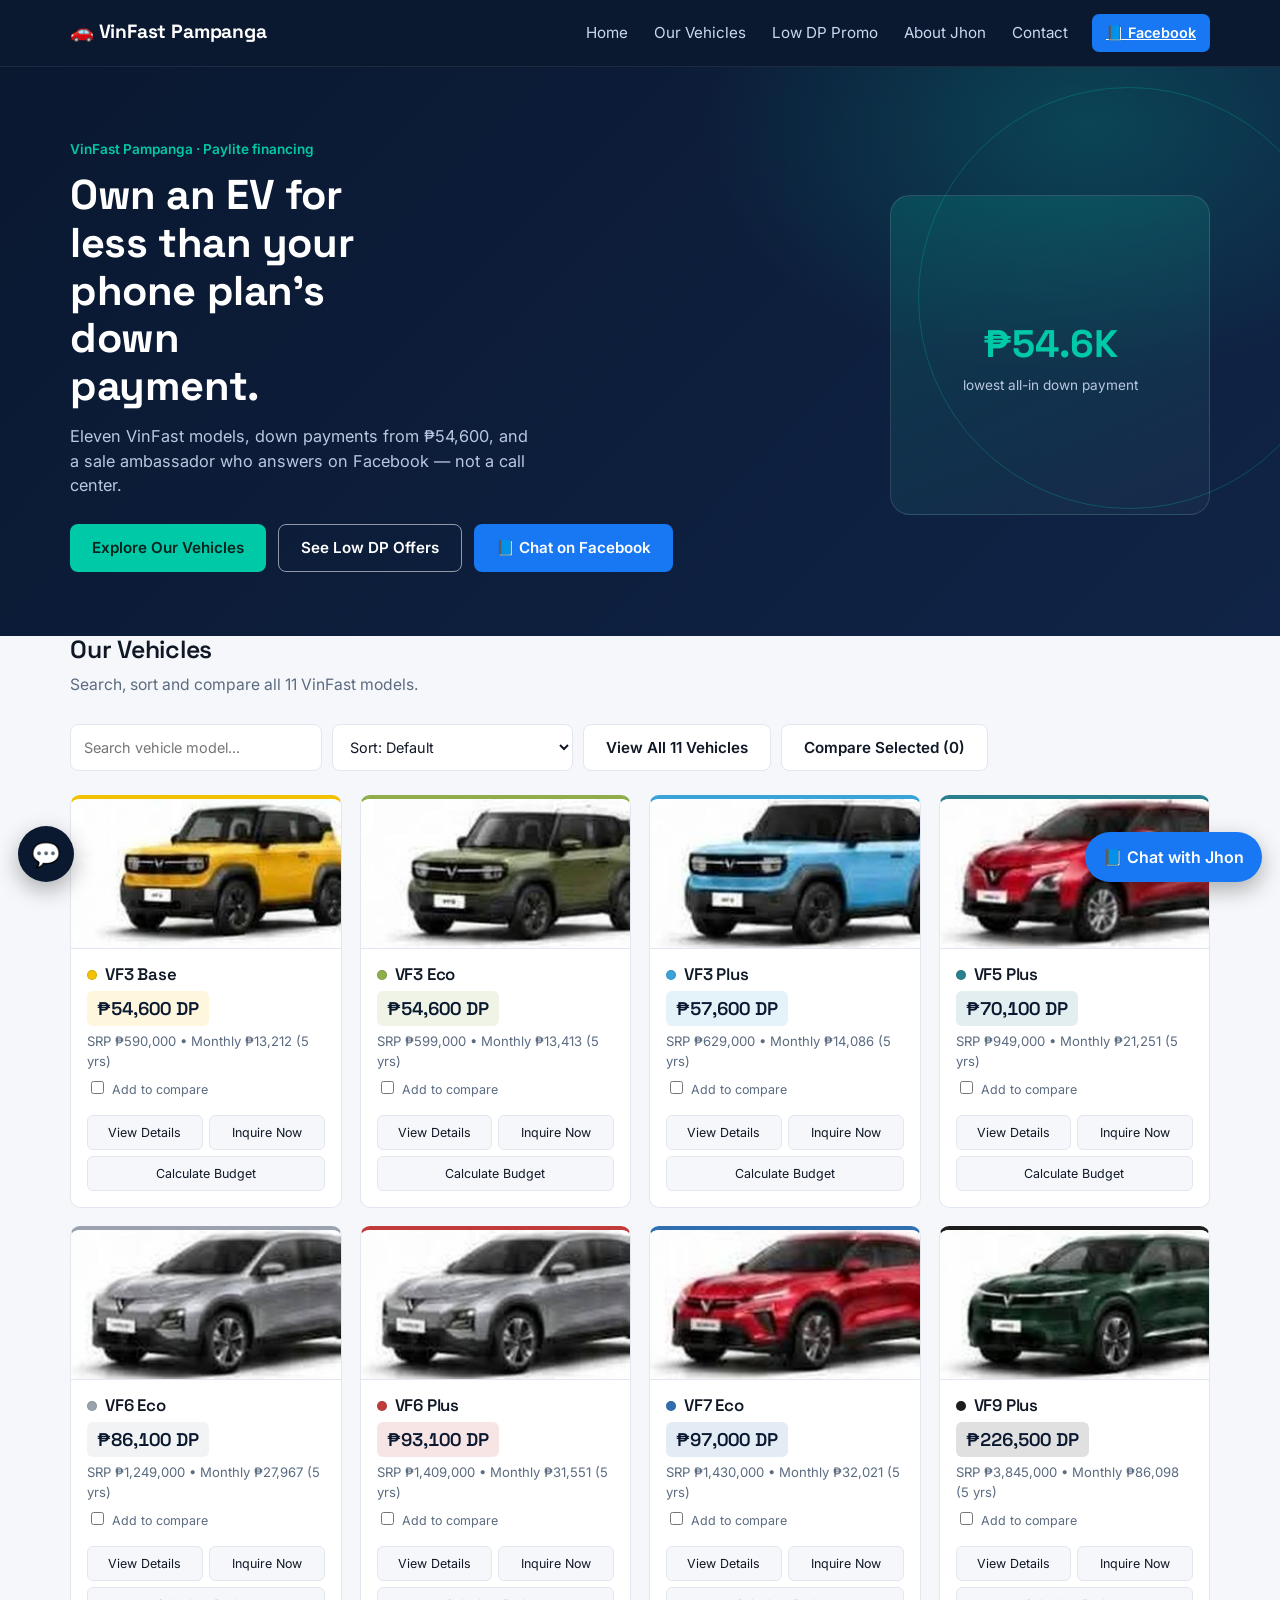
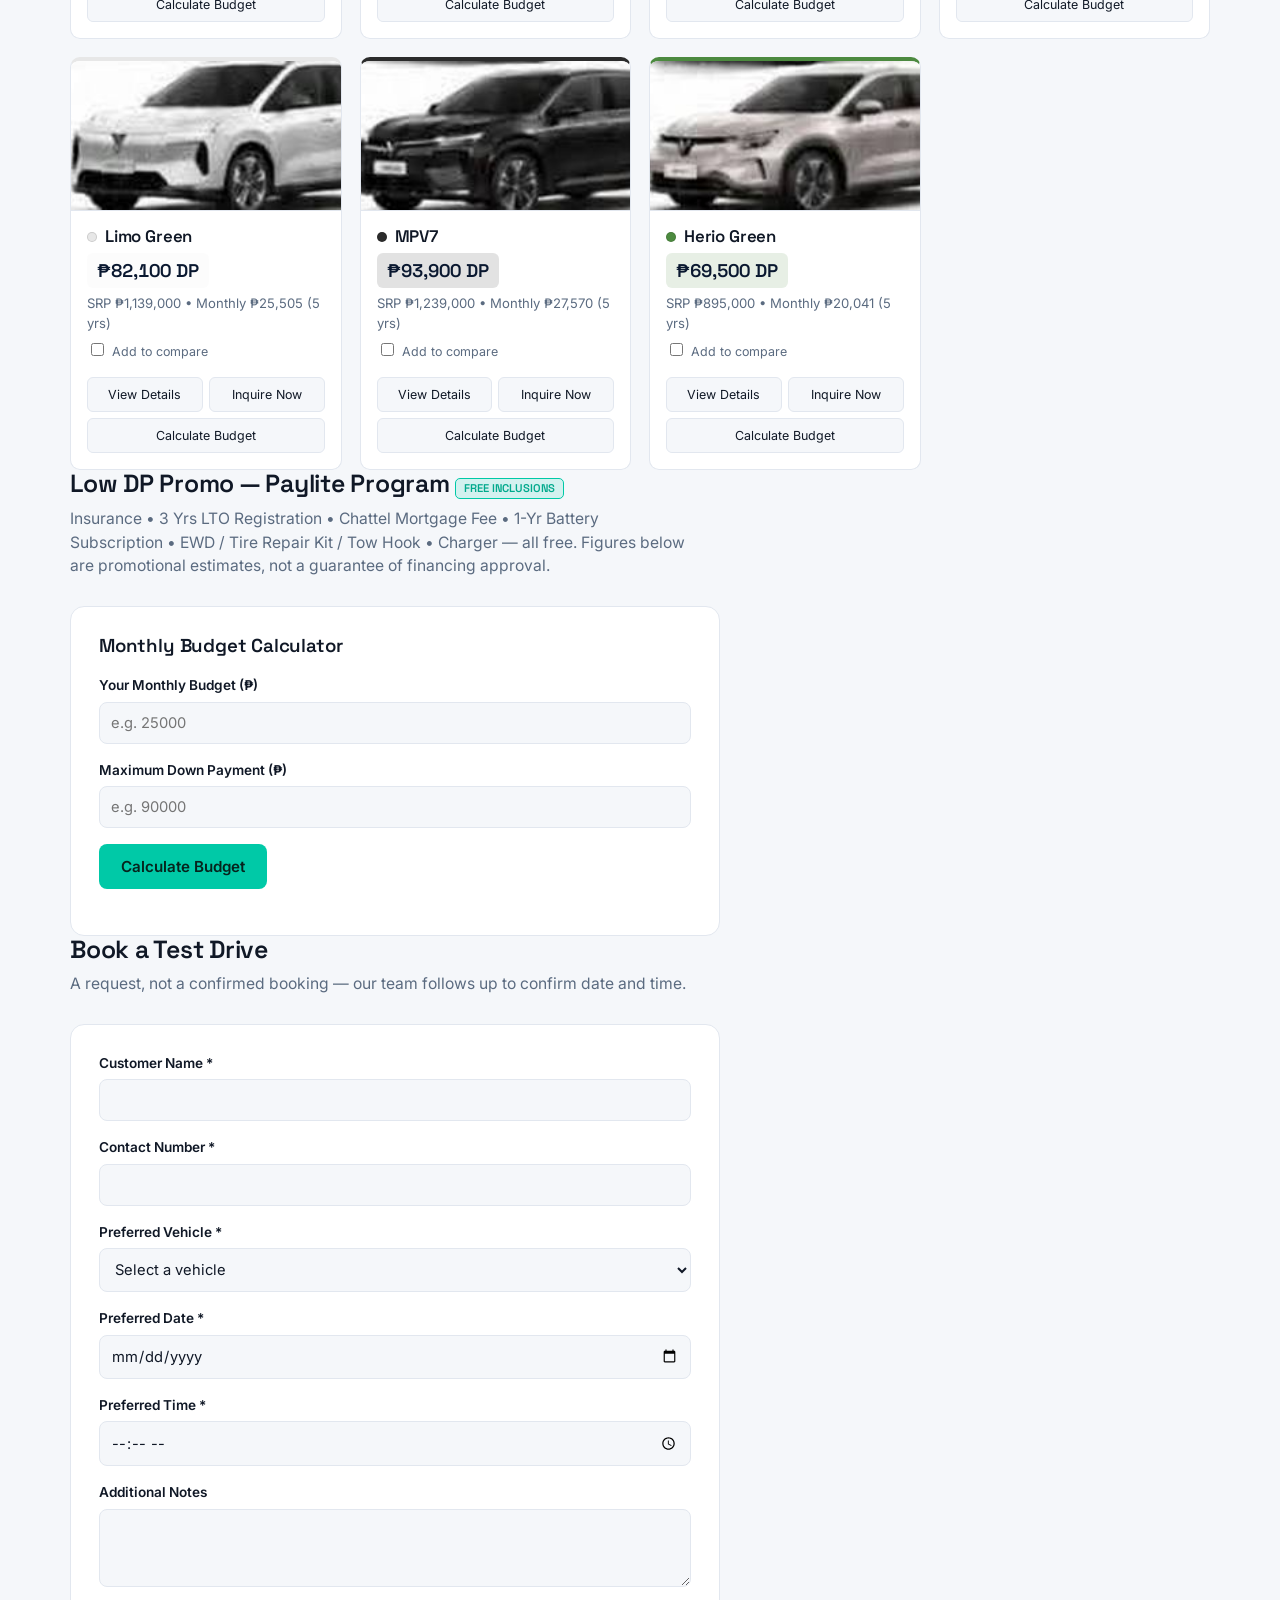
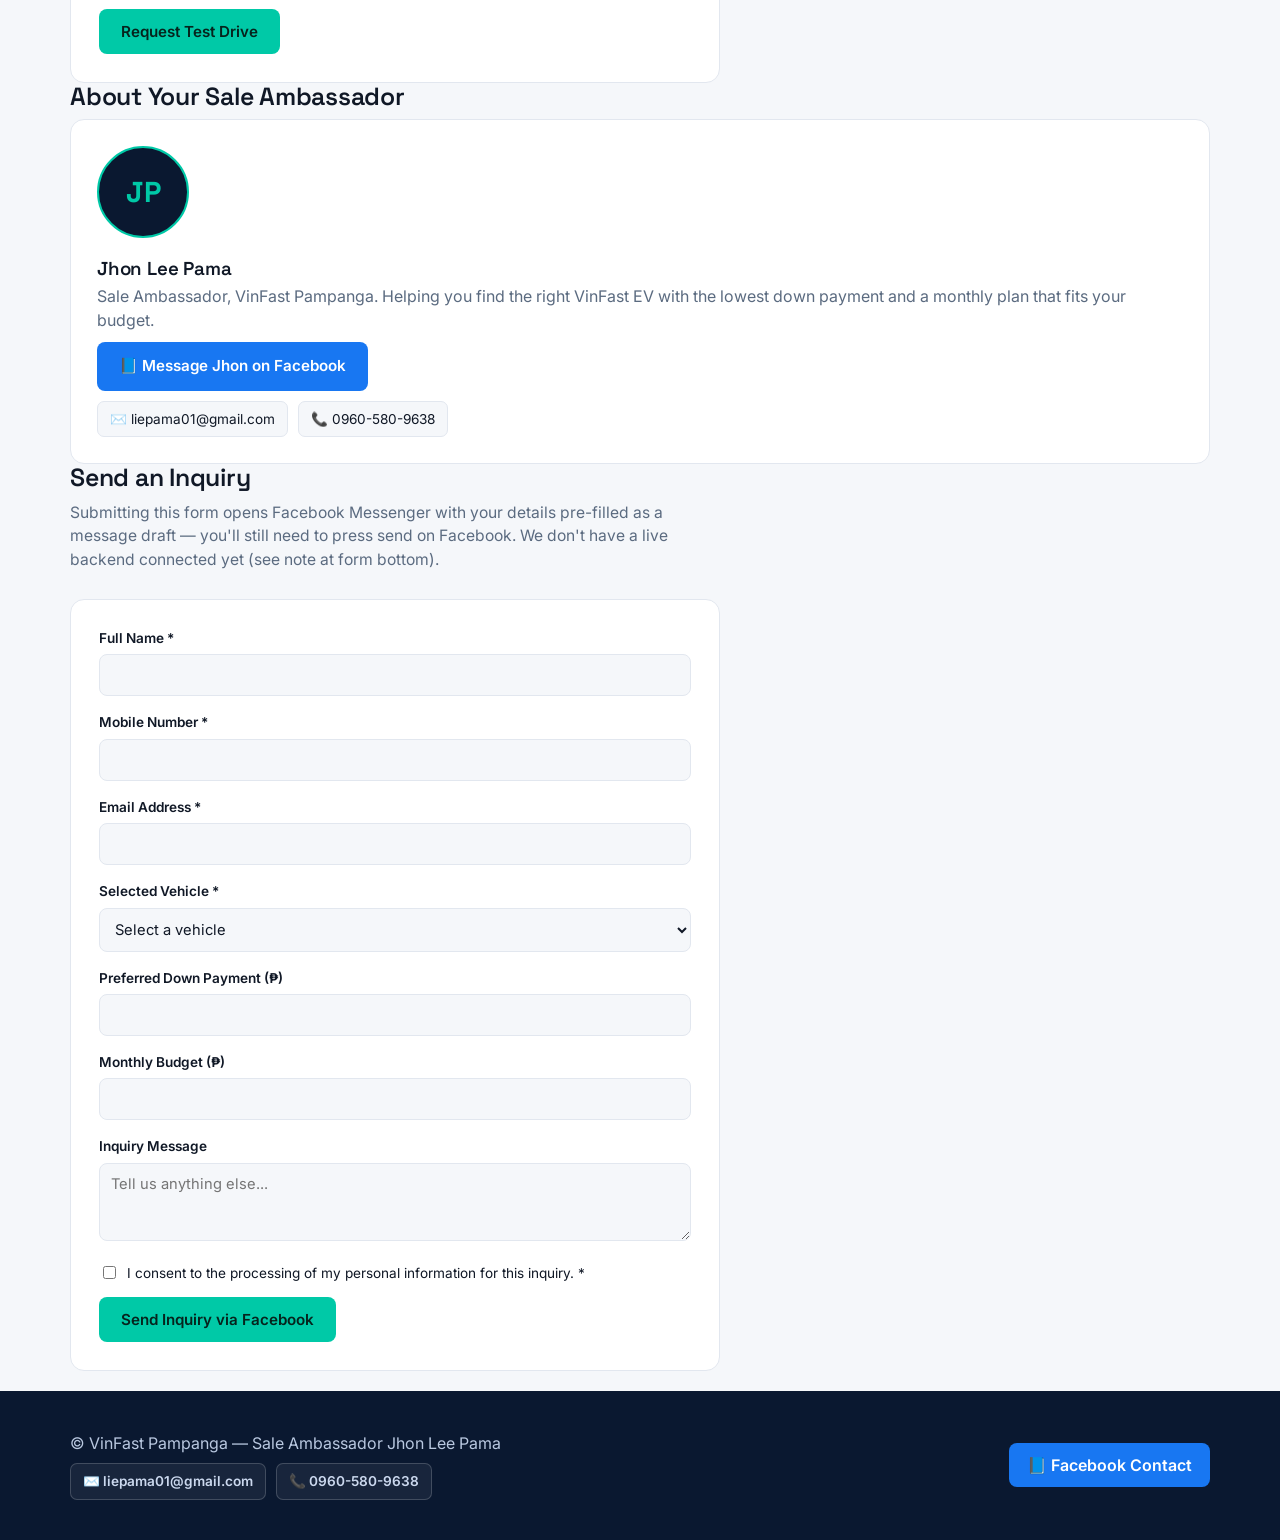
<file: public/assets/aistudio/VinFast_Pampanga___Jhon_Lee_Pama__1__2e85a6b7.html>
<!DOCTYPE html>
<html lang="en">
<head>
<meta charset="UTF-8">
<meta name="viewport" content="width=device-width, initial-scale=1, viewport-fit=cover">
<title>VinFast Pampanga — Jhon Lee Pama</title>
<link rel="preconnect" href="https://fonts.googleapis.com">
<link rel="preconnect" href="https://fonts.gstatic.com" crossorigin>
<link href="https://fonts.googleapis.com/css2?family=Space+Grotesk:wght@500;600;700&family=Inter:wght@400;500;600;700&display=swap" rel="stylesheet">
<style>
:root{
  --navy:#0A1830; --navy2:#102447; --ink:#101826; --teal:#00C9A7; --teal-dark:#00A98C;
  --ember:#FF6B45; --bg:#F5F7FA; --card:#ffffff; --text:#101826; --muted:#5B6B80; --border:#E2E7EF;
  --danger:#D8303C; --ok:#1E8E4A;
  --font-head:'Space Grotesk',Arial,sans-serif; --font-body:'Inter',Segoe UI,Arial,sans-serif;
  color-scheme: light;
  box-sizing:border-box;
  padding-top:env(safe-area-inset-top,0px); padding-bottom:env(safe-area-inset-bottom,0px);
}
@media (prefers-color-scheme: dark){
  :root:not([data-theme="light"]){
    --bg:#0B1220; --card:#121B2E; --text:#E9EEF8; --muted:#8FA0B8; --border:#223049;
  }
}
:root[data-theme="dark"]{ --bg:#0B1220; --card:#121B2E; --text:#E9EEF8; --muted:#8FA0B8; --border:#223049; }
*{box-sizing:border-box}
html{scroll-padding-top:74px; scroll-behavior:smooth}
body{margin:0;background:var(--bg);color:var(--text);font-family:var(--font-body);line-height:1.5;-webkit-font-smoothing:antialiased;}
a{color:inherit}
img{max-width:100%;display:block}
h1,h2,h3{font-family:var(--font-head);letter-spacing:-0.01em;line-height:1.15}
.wrap{max-width:1180px;margin:0 auto;padding:0 20px}
header{position:sticky;top:0;z-index:50;background:var(--navy);color:#fff;padding-top:env(safe-area-inset-top,0px);border-bottom:1px solid rgba(255,255,255,.08)}
.navbar{display:flex;align-items:center;justify-content:space-between;padding:14px 20px;max-width:1180px;margin:0 auto}
.brand{font-family:var(--font-head);font-weight:700;font-size:1.2rem;display:flex;gap:9px;align-items:center;letter-spacing:-.01em}
.brand .dot{width:9px;height:9px;border-radius:50%;background:var(--teal)}
nav.links{display:flex;gap:22px;align-items:center}
nav.links button{background:none;border:none;color:#CBD8EE;font-size:.95rem;font-family:var(--font-body);cursor:pointer;padding:8px 2px;transition:color .15s}
nav.links button:hover{color:#fff}
.fb-nav{background:#1877f2;color:#fff;border-radius:7px;padding:8px 14px!important;display:flex;gap:7px;align-items:center;font-weight:600;font-size:.9rem}
.hamburger{display:none;background:none;border:none;color:#fff;font-size:1.6rem;cursor:pointer}
.mobile-menu{display:none;flex-direction:column;background:var(--navy2);padding:8px 20px}
.mobile-menu.open{display:flex}
.mobile-menu button{background:none;border:none;color:#fff;text-align:left;padding:12px 0;font-size:1rem;cursor:pointer;border-bottom:1px solid rgba(255,255,255,.1)}
@media(max-width:800px){nav.links{display:none}.hamburger{display:block}}
.hero{position:relative;background:var(--navy);color:#fff;padding:72px 0 64px;overflow:hidden}
.hero::before{content:"";position:absolute;inset:0;background:
  radial-gradient(640px 420px at 85% 10%, rgba(0,201,167,.22), transparent 60%),
  linear-gradient(135deg, var(--navy) 0%, var(--navy2) 100%);
  z-index:0}
.hero::after{content:"";position:absolute;right:-60px;top:20px;width:420px;height:420px;border:1px solid rgba(0,201,167,.25);border-radius:50%;z-index:0}
.hero .wrap{position:relative;z-index:1;display:grid;grid-template-columns:1.2fr .8fr;gap:30px;align-items:center;text-align:left}
.hero-copy .kicker{color:var(--teal);font-weight:600;font-size:.85rem;margin:0 0 12px}
.hero h1{font-size:2.6rem;margin:0 0 14px;max-width:11ch}
.hero p{color:#B9C8E0;margin:0 0 26px;max-width:46ch;font-size:1.02rem}
.hero-ctas{display:flex;gap:12px;flex-wrap:wrap}
.hero-visual{justify-self:end;width:100%;max-width:320px;aspect-ratio:1/1;border-radius:20px;background:linear-gradient(155deg, rgba(0,201,167,.18), rgba(255,255,255,.03));border:1px solid rgba(255,255,255,.12);display:flex;align-items:center;justify-content:center;position:relative}
.hero-visual .spec{text-align:center}
.hero-visual .spec b{display:block;font-family:var(--font-head);font-size:2.4rem;color:var(--teal)}
.hero-visual .spec span{color:#B9C8E0;font-size:.85rem}
@media(max-width:860px){.hero .wrap{grid-template-columns:1fr;text-align:center}.hero-copy p{margin-left:auto;margin-right:auto}.hero-ctas{justify-content:center}.hero-visual{justify-self:center;margin-top:10px}.hero h1{max-width:none}}
.btn{display:inline-block;border:none;border-radius:8px;padding:13px 22px;font-weight:600;font-family:var(--font-body);cursor:pointer;font-size:.95rem;text-decoration:none;transition:transform .12s ease, opacity .12s ease}
.btn:active{transform:scale(.98)}
.btn-primary{background:var(--teal);color:#06241d}
.btn-primary:hover{background:var(--teal-dark)}
.btn-outline{background:transparent;border:1.5px solid rgba(255,255,255,.55);color:#fff}
.btn-outline:hover{border-color:#fff}
.btn-fb{background:#1877f2;color:#fff}
.btn-sec{background:var(--card);color:var(--text);border:1px solid var(--border)}
section{padding:60px 0}
h2.sec-title{font-size:1.55rem;margin:0 0 8px;font-weight:600}
p.sec-sub{color:var(--muted);margin:0 0 28px;max-width:62ch;font-size:.98rem}
.toolbar{display:flex;gap:10px;flex-wrap:wrap;margin-bottom:24px}
.toolbar input,.toolbar select{padding:11px 13px;border:1px solid var(--border);border-radius:8px;background:var(--card);color:var(--text);font-size:.9rem;font-family:var(--font-body)}
.grid{display:grid;grid-template-columns:repeat(auto-fill,minmax(258px,1fr));gap:18px}
.card{background:var(--card);border:1px solid var(--border);border-top:4px solid var(--navy);border-radius:10px;overflow:hidden;display:flex;flex-direction:column;transition:transform .18s ease, box-shadow .18s ease}
.card:hover{transform:translateY(-5px);box-shadow:0 14px 28px rgba(10,24,48,.14)}
.card h3{display:flex;align-items:center;gap:8px}
.card .dot{width:10px;height:10px;border-radius:50%;flex-shrink:0;border:1px solid rgba(0,0,0,.12)}
.card .price{display:inline-block;padding:4px 10px;border-radius:6px;width:fit-content}
.card .thumb{height:150px;background:#fff;overflow:hidden;border-bottom:1px solid var(--border)}
.card .thumb img{width:100%;height:100%;object-fit:cover;object-position:center;display:block}
.card .body{padding:16px;display:flex;flex-direction:column;gap:6px;flex:1}
.card h3{margin:0;font-size:1.05rem;font-weight:600}
.card .price{font-family:var(--font-head);font-weight:600;color:var(--navy);font-size:1.15rem;font-variant-numeric:tabular-nums}
:root[data-theme="dark"] .card .price{color:var(--teal)}
@media (prefers-color-scheme: dark){:root:not([data-theme="light"]) .card .price{color:var(--teal)}}
.card .sub{color:var(--muted);font-size:.82rem}
.card .actions{display:flex;gap:6px;flex-wrap:wrap;margin-top:auto;padding-top:10px}
.card .actions button,.card .actions a{flex:1;font-size:.78rem;padding:9px 6px;border-radius:6px;border:1px solid var(--border);background:var(--bg);color:var(--text);cursor:pointer;text-align:center;min-width:80px;font-family:var(--font-body);transition:background .15s}
.card .actions button:hover,.card .actions a:hover{background:var(--border)}
.card input[type=checkbox]{margin-right:4px}
.compare-row{display:flex;align-items:center;gap:6px;font-size:.78rem;color:var(--muted);padding:0 14px 10px}
.calc,.formbox{background:var(--card);border:1px solid var(--border);border-radius:14px;padding:28px;max-width:650px}
.calc h3,.formbox h3{font-weight:600}
.field{margin-bottom:16px}
.field label{display:block;font-size:.85rem;font-weight:600;margin-bottom:6px}
.field input,.field select,.field textarea{width:100%;padding:11px;border:1px solid var(--border);border-radius:8px;background:var(--bg);color:var(--text);font-size:.92rem;font-family:var(--font-body)}
.field input:focus,.field select:focus,.field textarea:focus{outline:2px solid var(--teal);outline-offset:1px}
.field .err{color:var(--danger);font-size:.78rem;margin-top:4px;display:none}
.field.invalid input,.field.invalid select,.field.invalid textarea{border-color:var(--danger)}
.field.invalid .err{display:block}
.checkline{display:flex;gap:8px;align-items:flex-start;font-size:.85rem;margin-bottom:14px}
.result-card{border:1px solid var(--border);border-left:3px solid var(--teal);border-radius:8px;padding:14px 16px;margin-bottom:10px;background:var(--bg);display:flex;justify-content:space-between;gap:10px;align-items:center;flex-wrap:wrap}
.msg{padding:13px 15px;border-radius:8px;font-size:.88rem;margin-top:14px}
.msg.ok{background:rgba(0,201,167,.1);color:var(--teal-dark);border:1px solid var(--teal)}
.msg.warn{background:rgba(216,48,60,.08);color:var(--danger);border:1px solid var(--danger)}
footer{background:var(--navy);color:#B9C8E0;padding:40px 0;margin-top:20px}
footer .wrap{display:flex;justify-content:space-between;align-items:center;flex-wrap:wrap;gap:14px}
footer a{display:inline-flex;gap:8px;align-items:center;background:#1877f2;color:#fff;padding:10px 18px;border-radius:8px;text-decoration:none;font-weight:600;margin-top:0}
.fab{position:fixed;bottom:18px;right:18px;background:#1877f2;color:#fff;border-radius:50px;padding:13px 18px;display:flex;gap:8px;align-items:center;box-shadow:0 8px 22px rgba(0,0,0,.3);text-decoration:none;font-weight:600;z-index:60;padding-bottom:calc(13px + env(safe-area-inset-bottom,0px))}
.chat-fab{position:fixed;bottom:18px;left:18px;background:var(--navy);color:#fff;border:none;border-radius:50%;width:56px;height:56px;font-size:1.5rem;cursor:pointer;box-shadow:0 8px 22px rgba(0,0,0,.3);z-index:60;padding-bottom:env(safe-area-inset-bottom,0px)}
.chat-fab:hover{background:var(--navy2)}
.chat-panel{display:none;flex-direction:column;position:fixed;bottom:84px;left:18px;width:320px;max-width:calc(100vw - 36px);height:460px;max-height:70vh;background:var(--card);border:1px solid var(--border);border-radius:14px;box-shadow:0 16px 40px rgba(0,0,0,.3);z-index:61;overflow:hidden}
.chat-panel.open{display:flex}
.chat-head{background:var(--navy);color:#fff;padding:14px 16px;display:flex;justify-content:space-between;align-items:flex-start;gap:8px}
.chat-head .chat-sub{color:#B9C8E0;font-size:.72rem;font-weight:400;margin-top:3px}
.chat-head button{background:none;border:none;color:#fff;font-size:1rem;cursor:pointer}
.chat-body{flex:1;overflow-y:auto;padding:12px;display:flex;flex-direction:column;gap:10px;background:var(--bg)}
.msg-bubble{max-width:85%;padding:9px 12px;border-radius:10px;font-size:.86rem;line-height:1.45}
.msg-bubble a{color:inherit;text-decoration:underline}
.msg-bot{background:var(--card);border:1px solid var(--border);align-self:flex-start;border-bottom-left-radius:2px}
.msg-user{background:var(--navy);color:#fff;align-self:flex-end;border-bottom-right-radius:2px}
.msg-bubble .mini-btn{display:inline-block;margin-top:8px;margin-right:6px;background:var(--teal);color:#06241d;border:none;border-radius:6px;padding:6px 10px;font-size:.78rem;font-weight:600;cursor:pointer}
.chat-quick{display:flex;gap:6px;flex-wrap:wrap;padding:8px 12px;border-top:1px solid var(--border)}
.chat-quick button{background:var(--bg);border:1px solid var(--border);border-radius:14px;padding:5px 10px;font-size:.74rem;cursor:pointer;color:var(--text)}
.chat-quick button:hover{border-color:var(--teal)}
#chatForm{display:flex;gap:6px;padding:10px;border-top:1px solid var(--border)}
#chatForm input{flex:1;padding:9px 10px;border:1px solid var(--border);border-radius:8px;background:var(--bg);color:var(--text);font-size:.86rem}
#chatForm button{background:var(--teal);color:#06241d;border:none;border-radius:8px;padding:9px 14px;font-weight:600;cursor:pointer;font-size:.86rem}
@media(max-width:480px){.chat-panel{width:calc(100vw - 24px);left:12px;bottom:80px}}
.modal-bg{display:none;position:fixed;inset:0;background:rgba(0,0,0,.55);z-index:100;align-items:center;justify-content:center;padding:18px}
.modal-bg.open{display:flex}
.modal{background:var(--card);border-radius:14px;max-width:480px;width:100%;max-height:85vh;overflow-y:auto;padding:22px;position:relative}
.modal .close{position:absolute;top:12px;right:14px;background:none;border:none;font-size:1.3rem;cursor:pointer;color:var(--muted)}
table.cmp{width:100%;border-collapse:collapse;font-size:.85rem}
table.cmp th,table.cmp td{border:1px solid var(--border);padding:8px;text-align:left}
.badge{display:inline-block;background:var(--accent);color:#14213d;font-size:.7rem;font-weight:800;padding:3px 8px;border-radius:5px}
.amb{display:flex;gap:20px;align-items:center;background:var(--card);border:1px solid var(--border);border-radius:14px;padding:26px;flex-wrap:wrap}
.amb .photo{width:92px;height:92px;border-radius:50%;background:var(--navy);color:var(--teal);display:flex;align-items:center;justify-content:center;font-family:var(--font-head);font-size:1.8rem;font-weight:700;border:2px solid var(--teal)}
.amb h3{font-weight:600}
.contact-chips{display:flex;gap:10px;flex-wrap:wrap;margin-top:10px}
.chip{display:inline-flex;align-items:center;gap:6px;background:var(--bg);border:1px solid var(--border);padding:7px 12px;border-radius:7px;font-size:.85rem;text-decoration:none;color:var(--text)}
.chip:hover{border-color:var(--teal)}
.chip-footer{background:rgba(255,255,255,.06);border-color:rgba(255,255,255,.18);color:#CBD8EE}
.chip-footer:hover{border-color:var(--teal)}
@media(max-width:480px){.hero h1{font-size:1.9rem}}
.badge{font-weight:600;letter-spacing:normal;background:rgba(0,201,167,.14);color:var(--teal-dark);border:1px solid var(--teal)}
</style>
</head>
<body>

<header>
  <div class="navbar">
    <div class="brand">🚗 VinFast Pampanga</div>
    <nav class="links">
      <button data-scroll="home">Home</button>
      <button data-scroll="vehicles">Our Vehicles</button>
      <button data-scroll="promo">Low DP Promo</button>
      <button data-scroll="about">About Jhon</button>
      <button data-scroll="contact">Contact</button>
      <a class="fb-nav" id="navFbBtn" href="#" target="_blank" rel="noopener noreferrer">📘 Facebook</a>
    </nav>
    <button class="hamburger" id="hamburgerBtn" aria-label="Toggle menu">☰</button>
  </div>
  <div class="mobile-menu" id="mobileMenu">
    <button data-scroll="home">Home</button>
    <button data-scroll="vehicles">Our Vehicles</button>
    <button data-scroll="promo">Low DP Promo</button>
    <button data-scroll="about">About Jhon</button>
    <button data-scroll="contact">Contact</button>
  </div>
</header>

<section id="home" class="hero">
  <div class="wrap">
    <div class="hero-copy">
      <p class="kicker">VinFast Pampanga · Paylite financing</p>
      <h1>Own an EV for less than your phone plan's down payment.</h1>
      <p>Eleven VinFast models, down payments from ₱54,600, and a sale ambassador who answers on Facebook — not a call center.</p>
      <div class="hero-ctas">
        <button class="btn btn-primary" data-scroll="vehicles">Explore Our Vehicles</button>
        <button class="btn btn-outline" data-scroll="promo">See Low DP Offers</button>
        <a class="btn btn-fb" id="heroFbBtn" href="#" target="_blank" rel="noopener noreferrer">📘 Chat on Facebook</a>
      </div>
    </div>
    <div class="hero-visual" aria-hidden="true">
      <div class="spec"><b>₱54.6K</b><span>lowest all-in down payment</span></div>
    </div>
  </div>
</section>

<section id="vehicles" class="wrap">
  <h2 class="sec-title">Our Vehicles</h2>
  <p class="sec-sub">Search, sort and compare all 11 VinFast models.</p>
  <div class="toolbar">
    <input id="searchInput" type="text" placeholder="Search vehicle model..." aria-label="Search vehicles">
    <select id="sortSelect" aria-label="Sort vehicles">
      <option value="default">Sort: Default</option>
      <option value="priceLow">Price: Low to High</option>
      <option value="priceHigh">Price: High to Low</option>
      <option value="dpLow">Down Payment: Low to High</option>
      <option value="dpHigh">Down Payment: High to Low</option>
    </select>
    <button class="btn btn-sec" id="showAllBtn">View All 11 Vehicles</button>
    <button class="btn btn-sec" id="compareBtn">Compare Selected (<span id="cmpCount">0</span>)</button>
  </div>
  <div class="grid" id="vehicleGrid"></div>
</section>

<section id="promo" class="wrap">
  <h2 class="sec-title">Low DP Promo — Paylite Program <span class="badge">FREE INCLUSIONS</span></h2>
  <p class="sec-sub">Insurance • 3 Yrs LTO Registration • Chattel Mortgage Fee • 1-Yr Battery Subscription • EWD / Tire Repair Kit / Tow Hook • Charger — all free. Figures below are promotional estimates, not a guarantee of financing approval.</p>
  <div class="calc">
    <h3 style="margin-top:0">Monthly Budget Calculator</h3>
    <div class="field">
      <label for="budgetInput">Your Monthly Budget (₱)</label>
      <input type="number" id="budgetInput" placeholder="e.g. 25000" min="0">
    </div>
    <div class="field">
      <label for="maxDpInput">Maximum Down Payment (₱)</label>
      <input type="number" id="maxDpInput" placeholder="e.g. 90000" min="0">
    </div>
    <button class="btn btn-primary" id="calcBtn">Calculate Budget</button>
    <div id="calcResults" style="margin-top:18px"></div>
  </div>
</section>

<section id="testdrive" class="wrap">
  <h2 class="sec-title">Book a Test Drive</h2>
  <p class="sec-sub">A request, not a confirmed booking — our team follows up to confirm date and time.</p>
  <form class="formbox" id="testDriveForm" novalidate>
    <div class="field" data-field="tdName"><label for="tdName">Customer Name *</label><input id="tdName" required><div class="err">Please enter your name.</div></div>
    <div class="field" data-field="tdPhone"><label for="tdPhone">Contact Number *</label><input id="tdPhone" required><div class="err">Please enter a valid mobile number.</div></div>
    <div class="field" data-field="tdVehicle"><label for="tdVehicle">Preferred Vehicle *</label><select id="tdVehicle" required><option value="">Select a vehicle</option></select><div class="err">Please select a vehicle.</div></div>
    <div class="field" data-field="tdDate"><label for="tdDate">Preferred Date *</label><input type="date" id="tdDate" required><div class="err">Please pick a date.</div></div>
    <div class="field" data-field="tdTime"><label for="tdTime">Preferred Time *</label><input type="time" id="tdTime" required><div class="err">Please pick a time.</div></div>
    <div class="field"><label for="tdNotes">Additional Notes</label><textarea id="tdNotes" rows="3"></textarea></div>
    <button class="btn btn-primary" type="submit">Request Test Drive</button>
    <div id="tdMsg"></div>
  </form>
</section>

<section id="about" class="wrap">
  <h2 class="sec-title">About Your Sale Ambassador</h2>
  <div class="amb">
    <div class="photo">JP</div>
    <div>
      <h3 style="margin:0 0 4px">Jhon Lee Pama</h3>
      <p style="margin:0;color:var(--muted)">Sale Ambassador, VinFast Pampanga. Helping you find the right VinFast EV with the lowest down payment and a monthly plan that fits your budget.</p>
      <a class="btn btn-fb" id="aboutFbBtn" href="#" target="_blank" rel="noopener noreferrer" style="margin-top:10px;display:inline-block">📘 Message Jhon on Facebook</a>
      <div class="contact-chips">
        <a id="emailLink1" href="#" class="chip">✉️ liepama01@gmail.com</a>
        <a id="phoneLink1" href="#" class="chip">📞 0960-580-9638</a>
      </div>
    </div>
  </div>
</section>

<section id="contact" class="wrap">
  <h2 class="sec-title">Send an Inquiry</h2>
  <p class="sec-sub">Submitting this form opens Facebook Messenger with your details pre-filled as a message draft — you'll still need to press send on Facebook. We don't have a live backend connected yet (see note at form bottom).</p>
  <form class="formbox" id="inquiryForm" novalidate>
    <div class="field" data-field="iqName"><label for="iqName">Full Name *</label><input id="iqName" required><div class="err">Please enter your full name.</div></div>
    <div class="field" data-field="iqPhone"><label for="iqPhone">Mobile Number *</label><input id="iqPhone" required><div class="err">Please enter a valid mobile number.</div></div>
    <div class="field" data-field="iqEmail"><label for="iqEmail">Email Address *</label><input type="email" id="iqEmail" required><div class="err">Please enter a valid email address.</div></div>
    <div class="field" data-field="iqVehicle"><label for="iqVehicle">Selected Vehicle *</label><select id="iqVehicle" required><option value="">Select a vehicle</option></select><div class="err">Please select a vehicle.</div></div>
    <div class="field"><label for="iqDp">Preferred Down Payment (₱)</label><input type="number" id="iqDp" min="0"></div>
    <div class="field"><label for="iqBudget">Monthly Budget (₱)</label><input type="number" id="iqBudget" min="0"></div>
    <div class="field"><label for="iqMsg">Inquiry Message</label><textarea id="iqMsg" rows="3" placeholder="Tell us anything else..."></textarea></div>
    <div class="checkline" data-field="iqConsent">
      <input type="checkbox" id="iqConsent" required>
      <label for="iqConsent">I consent to the processing of my personal information for this inquiry. *</label>
    </div>
    <button class="btn btn-primary" type="submit">Send Inquiry via Facebook</button>
    <div id="iqMsgBox"></div>
  </form>
</section>

<footer id="footerFb">
  <div class="wrap">
    <div>
      <div>© VinFast Pampanga — Sale Ambassador Jhon Lee Pama</div>
      <div class="contact-chips" style="margin-top:8px">
        <a id="emailLink2" href="#" class="chip chip-footer">✉️ liepama01@gmail.com</a>
        <a id="phoneLink2" href="#" class="chip chip-footer">📞 0960-580-9638</a>
      </div>
    </div>
    <a id="footerFbBtn" href="#" target="_blank" rel="noopener noreferrer">📘 Facebook Contact</a>
  </div>
</footer>

<a class="fab" id="fabFbBtn" href="#" target="_blank" rel="noopener noreferrer">📘 Chat with Jhon</a>

<button class="chat-fab" id="chatFabBtn" aria-label="Ask about our vehicles">💬</button>
<div class="chat-panel" id="chatPanel">
  <div class="chat-head">
    <div><strong>Vehicle Assistant</strong><div class="chat-sub">Answers pulled straight from our price list — not AI guesses</div></div>
    <button id="chatCloseBtn" aria-label="Close chat">✕</button>
  </div>
  <div class="chat-body" id="chatBody"></div>
  <div class="chat-quick" id="chatQuick"></div>
  <form id="chatForm">
    <input id="chatInput" placeholder="Ask about any VinFast model..." autocomplete="off">
    <button type="submit">Send</button>
  </form>
</div>

<div class="modal-bg" id="detailModalBg">
  <div class="modal" id="detailModal"></div>
</div>
<div class="modal-bg" id="cmpModalBg">
  <div class="modal" id="cmpModal" style="max-width:700px"></div>
</div>

<script>
/* ============ CONFIG ============ */
// Single configurable constant for the Facebook contact destination.
// The profile link supplied was incomplete ("...profile.php?i"), so this is a
// placeholder until the full Facebook profile or Messenger link is provided.
const FACEBOOK_CONTACT_URL = "https://www.facebook.com/PLACEHOLDER-UPDATE-WITH-REAL-FB-LINK";
const CONTACT_EMAIL = "liepama01@gmail.com";
const CONTACT_PHONE = "0960-580-9638";

/* ============ VEHICLE DATA (exact supplied figures) ============ */
const VEHICLES = [
  {id:"vf3base",name:"VF3 Base",srp:590000,dp:54600,monthly:13212,color:"#f2c200"},
  {id:"vf3eco",name:"VF3 Eco",srp:599000,dp:54600,monthly:13413,color:"#8fae4a"},
  {id:"vf3plus",name:"VF3 Plus",srp:629000,dp:57600,monthly:14086,color:"#3aa3d8"},
  {id:"vf5plus",name:"VF5 Plus",srp:949000,dp:70100,monthly:21251,color:"#2a7f8f"},
  {id:"vf6eco",name:"VF6 Eco",srp:1249000,dp:86100,monthly:27967,color:"#9aa3ad"},
  {id:"vf6plus",name:"VF6 Plus",srp:1409000,dp:93100,monthly:31551,color:"#c23b3b"},
  {id:"vf7eco",name:"VF7 Eco",srp:1430000,dp:97000,monthly:32021,color:"#2f6fb0"},
  {id:"vf9plus",name:"VF9 Plus",srp:3845000,dp:226500,monthly:86098,color:"#1d1d1d"},
  {id:"limogreen",name:"Limo Green",srp:1139000,dp:82100,monthly:25505,color:"#e7e7e7"},
  {id:"mpv7",name:"MPV7",srp:1239000,dp:93900,monthly:27570,color:"#2b2b2b"},
  {id:"heriogreen",name:"Herio Green",srp:895000,dp:69500,monthly:20041,color:"#4c8a3f"}
];
const VEHICLE_IMAGES = {
  vf3base:"[data-uri]",
  vf3eco:"[data-uri]",
  vf3plus:"[data-uri]",
  vf5plus:"[data-uri]",
  vf6eco:"[data-uri]",
  vf6plus:"[data-uri]",
  vf7eco:"[data-uri]",
  vf9plus:"[data-uri]",
  limogreen:"[data-uri]",
  mpv7:"[data-uri]",
  heriogreen:"[data-uri]"
};
const peso = n => "₱" + n.toLocaleString("en-PH");
const compareSet = new Set();

/* ============ FACEBOOK LINK WIRING ============ */
function setFbLink(el){
  el.setAttribute("href", FACEBOOK_CONTACT_URL);
  el.setAttribute("target","_blank");
  el.setAttribute("rel","noopener noreferrer");
}
["navFbBtn","heroFbBtn","aboutFbBtn","footerFbBtn","fabFbBtn"].forEach(id=>{
  const el=document.getElementById(id); if(el) setFbLink(el);
});
function openFacebookWithPrefill(text){
  // Opens the configured Facebook destination in a new tab.
  // We cannot auto-send a prefilled Messenger message to an arbitrary profile
  // link, so we copy the drafted message to the clipboard (best-effort) and
  // open Facebook for the visitor to paste and send themselves.
  try{ navigator.clipboard && navigator.clipboard.writeText(text); }catch(e){}
  window.open(FACEBOOK_CONTACT_URL, "_blank", "noopener,noreferrer");
}

/* ============ NAV ============ */
document.querySelectorAll('[data-scroll]').forEach(btn=>{
  btn.addEventListener('click', ()=>{
    const target = document.getElementById(btn.dataset.scroll);
    if(target) target.scrollIntoView({behavior:"smooth"});
    document.getElementById('mobileMenu').classList.remove('open');
  });
});
document.getElementById('hamburgerBtn').addEventListener('click', ()=>{
  document.getElementById('mobileMenu').classList.toggle('open');
});

/* ============ VEHICLE GRID ============ */
function vehicleCardHTML(v){
  return `<div class="card" data-id="${v.id}" style="border-top-color:${v.color}">
    <div class="thumb"><img src="${VEHICLE_IMAGES[v.id]}" alt="${v.name}" loading="lazy"></div>
    <div class="body">
      <h3><span class="dot" style="background:${v.color}"></span>${v.name}</h3>
      <div class="price" style="background:${v.color}22;color:${v.colorText||'var(--navy)'}">${peso(v.dp)} DP</div>
      <div class="sub">SRP ${peso(v.srp)} • Monthly ${peso(v.monthly)} (5 yrs)</div>
      <label style="font-size:.78rem;color:var(--muted)"><input type="checkbox" class="cmp-check" data-id="${v.id}"> Add to compare</label>
      <div class="actions">
        <button class="viewBtn" data-id="${v.id}">View Details</button>
        <button class="inquireBtn" data-id="${v.id}">Inquire Now</button>
        <button class="budgetBtn" data-id="${v.id}">Calculate Budget</button>
      </div>
    </div>
  </div>`;
}
function renderGrid(list){
  document.getElementById('vehicleGrid').innerHTML = list.map(vehicleCardHTML).join("");
  attachCardHandlers();
}
function attachCardHandlers(){
  document.querySelectorAll('.viewBtn').forEach(b=>b.addEventListener('click',()=>openDetail(b.dataset.id)));
  document.querySelectorAll('.inquireBtn').forEach(b=>b.addEventListener('click',()=>inquireVehicle(b.dataset.id)));
  document.querySelectorAll('.budgetBtn').forEach(b=>b.addEventListener('click',()=>{
    document.getElementById('promo').scrollIntoView({behavior:"smooth"});
    document.getElementById('maxDpInput').value = VEHICLES.find(v=>v.id===b.dataset.id).dp;
  }));
  document.querySelectorAll('.cmp-check').forEach(c=>c.addEventListener('change',()=>{
    if(c.checked) compareSet.add(c.dataset.id); else compareSet.delete(c.dataset.id);
    document.getElementById('cmpCount').textContent = compareSet.size;
  }));
}
renderGrid(VEHICLES);

// populate vehicle selects (forms)
["tdVehicle","iqVehicle"].forEach(id=>{
  const sel = document.getElementById(id);
  VEHICLES.forEach(v=>{
    const o=document.createElement('option'); o.value=v.id; o.textContent=v.name; sel.appendChild(o);
  });
});

/* ============ SEARCH + SORT ============ */
function currentFilteredSorted(){
  const q = document.getElementById('searchInput').value.trim().toLowerCase();
  let list = VEHICLES.filter(v=>v.name.toLowerCase().includes(q));
  const sort = document.getElementById('sortSelect').value;
  if(sort==="priceLow") list.sort((a,b)=>a.srp-b.srp);
  if(sort==="priceHigh") list.sort((a,b)=>b.srp-a.srp);
  if(sort==="dpLow") list.sort((a,b)=>a.dp-b.dp);
  if(sort==="dpHigh") list.sort((a,b)=>b.dp-a.dp);
  return list;
}
document.getElementById('searchInput').addEventListener('input', ()=>renderGrid(currentFilteredSorted()));
document.getElementById('sortSelect').addEventListener('change', ()=>renderGrid(currentFilteredSorted()));
document.getElementById('showAllBtn').addEventListener('click', ()=>{
  document.getElementById('searchInput').value="";
  document.getElementById('sortSelect').value="default";
  renderGrid(VEHICLES);
});

/* ============ VEHICLE DETAIL MODAL ============ */
function openDetail(id){
  const v = VEHICLES.find(x=>x.id===id);
  if(!v) return;
  document.getElementById('detailModal').innerHTML = `
    <button class="close" aria-label="Close">✕</button>
    <div class="thumb" style="height:160px;border-radius:10px;margin-bottom:14px;overflow:hidden"><img src="${VEHICLE_IMAGES[v.id]}" alt="${v.name}" style="width:100%;height:100%;object-fit:cover"></div>
    <h2 style="margin:0 0 6px">${v.name}</h2>
    <p style="color:var(--muted);margin:0 0 14px">All figures are promotional estimates from the current Low DP Paylite promo, not a financing guarantee.</p>
    <table class="cmp"><tr><th>SRP</th><td>${peso(v.srp)}</td></tr>
    <tr><th>All-in Down Payment</th><td>${peso(v.dp)}</td></tr>
    <tr><th>Monthly (5 yrs)</th><td>${peso(v.monthly)}</td></tr></table>
    <div style="display:flex;gap:8px;margin-top:16px;flex-wrap:wrap">
      <button class="btn btn-primary" id="detailInquireBtn">Inquire About This Vehicle</button>
      <button class="btn btn-sec" id="detailTestDriveBtn">Book a Test Drive</button>
    </div>`;
  document.getElementById('detailModal').querySelector('.close').addEventListener('click',closeModals);
  document.getElementById('detailInquireBtn').addEventListener('click', ()=>{closeModals(); inquireVehicle(id);});
  document.getElementById('detailTestDriveBtn').addEventListener('click', ()=>{
    closeModals();
    document.getElementById('tdVehicle').value=id;
    document.getElementById('testdrive').scrollIntoView({behavior:"smooth"});
  });
  document.getElementById('detailModalBg').classList.add('open');
}
function closeModals(){
  document.getElementById('detailModalBg').classList.remove('open');
  document.getElementById('cmpModalBg').classList.remove('open');
}
[document.getElementById('detailModalBg'),document.getElementById('cmpModalBg')].forEach(bg=>{
  bg.addEventListener('click', e=>{ if(e.target===bg) closeModals(); });
});

function inquireVehicle(id){
  const v = VEHICLES.find(x=>x.id===id);
  document.getElementById('iqVehicle').value = id;
  document.getElementById('contact').scrollIntoView({behavior:"smooth"});
}

/* ============ COMPARE ============ */
document.getElementById('compareBtn').addEventListener('click', ()=>{
  if(compareSet.size<2){
    alert("Select at least 2 vehicles (checkbox on each card) to compare.");
    return;
  }
  const list = VEHICLES.filter(v=>compareSet.has(v.id));
  let html = `<button class="close" aria-label="Close">✕</button><h2 style="margin-top:0">Compare Vehicles</h2>
  <table class="cmp"><tr><th></th>${list.map(v=>`<th>${v.name}</th>`).join("")}</tr>
  <tr><th>SRP</th>${list.map(v=>`<td>${peso(v.srp)}</td>`).join("")}</tr>
  <tr><th>All-in DP</th>${list.map(v=>`<td>${peso(v.dp)}</td>`).join("")}</tr>
  <tr><th>Monthly (5yrs)</th>${list.map(v=>`<td>${peso(v.monthly)}</td>`).join("")}</tr></table>`;
  document.getElementById('cmpModal').innerHTML = html;
  document.getElementById('cmpModal').querySelector('.close').addEventListener('click',closeModals);
  document.getElementById('cmpModalBg').classList.add('open');
});

/* ============ BUDGET CALCULATOR ============ */
document.getElementById('calcBtn').addEventListener('click', ()=>{
  const budget = parseFloat(document.getElementById('budgetInput').value);
  const maxDp = parseFloat(document.getElementById('maxDpInput').value);
  const out = document.getElementById('calcResults');
  if(isNaN(budget) || budget<=0){ out.innerHTML = `<div class="msg warn">Please enter a valid monthly budget.</div>`; return; }
  const matches = VEHICLES.filter(v => v.monthly <= budget && (isNaN(maxDp) || maxDp<=0 || v.dp <= maxDp));
  if(matches.length===0){
    out.innerHTML = `<div class="msg warn">No vehicles currently match that budget/down payment combination. Try raising your monthly budget or down payment, or message Jhon directly for other financing options.</div>`;
    return;
  }
  out.innerHTML = `<p style="color:var(--muted);font-size:.85rem;margin-bottom:10px">${matches.length} vehicle(s) match your budget (estimates only):</p>` +
    matches.map(v=>`<div class="result-card">
      <div><strong>${v.name}</strong><br><span style="color:var(--muted);font-size:.85rem">DP ${peso(v.dp)} • Monthly ${peso(v.monthly)}</span></div>
      <button class="btn btn-primary" data-id="${v.id}" style="padding:8px 12px;font-size:.82rem">Inquire About This Vehicle</button>
    </div>`).join("");
  out.querySelectorAll('button[data-id]').forEach(b=>b.addEventListener('click',()=>inquireVehicle(b.dataset.id)));
});

/* ============ VALIDATION HELPERS ============ */
function markInvalid(fieldEl, invalid){
  fieldEl.classList.toggle('invalid', invalid);
}
function isValidEmail(v){ return /^[^\s@]+@[^\s@]+\.[^\s@]+$/.test(v); }
function isValidPhone(v){ return /^[0-9+\-\s()]{7,15}$/.test(v); }

/* ============ TEST DRIVE FORM ============ */
document.getElementById('testDriveForm').addEventListener('submit', e=>{
  e.preventDefault();
  let ok = true;
  const name=document.getElementById('tdName'), phone=document.getElementById('tdPhone'),
        veh=document.getElementById('tdVehicle'), date=document.getElementById('tdDate'), time=document.getElementById('tdTime');
  const checks = [
    [name, name.value.trim().length>0],
    [phone, isValidPhone(phone.value.trim())],
    [veh, veh.value!==""],
    [date, date.value!==""],
    [time, time.value!==""]
  ];
  checks.forEach(([el,valid])=>{ markInvalid(el.closest('.field'), !valid); if(!valid) ok=false; });
  const msgEl = document.getElementById('tdMsg');
  if(!ok){ msgEl.innerHTML = `<div class="msg warn">Please fix the highlighted fields above.</div>`; return; }
  const vName = VEHICLES.find(v=>v.id===veh.value)?.name || veh.value;
  const draft = `Test Drive Request\nName: ${name.value}\nPhone: ${phone.value}\nVehicle: ${vName}\nDate: ${date.value}\nTime: ${time.value}\nNotes: ${document.getElementById('tdNotes').value}`;
  msgEl.innerHTML = `<div class="msg ok">Your test drive request has been prepared — it is NOT yet booked. Click below to send it to Jhon Lee Pama on Facebook so the dealership can confirm your date and time.</div>
    <button class="btn btn-fb" id="tdFbSend" style="margin-top:10px">📘 Send Request on Facebook</button>`;
  document.getElementById('tdFbSend').addEventListener('click', ()=>openFacebookWithPrefill(draft));
});

/* ============ INQUIRY FORM ============ */
document.getElementById('inquiryForm').addEventListener('submit', e=>{
  e.preventDefault();
  let ok = true;
  const name=document.getElementById('iqName'), phone=document.getElementById('iqPhone'), email=document.getElementById('iqEmail'),
        veh=document.getElementById('iqVehicle'), consent=document.getElementById('iqConsent');
  const checks = [
    [name, name.value.trim().length>0],
    [phone, isValidPhone(phone.value.trim())],
    [email, isValidEmail(email.value.trim())],
    [veh, veh.value!==""],
    [consent, consent.checked]
  ];
  checks.forEach(([el,valid])=>{ markInvalid(el.closest('.field')||el.closest('.checkline'), !valid); if(!valid) ok=false; });
  const msgEl = document.getElementById('iqMsgBox');
  if(!ok){ msgEl.innerHTML = `<div class="msg warn">Please fix the highlighted fields above.</div>`; return; }
  const vName = VEHICLES.find(v=>v.id===veh.value)?.name || veh.value;
  const draft = `Vehicle Inquiry\nName: ${name.value}\nPhone: ${phone.value}\nEmail: ${email.value}\nVehicle: ${vName}\nPreferred DP: ${document.getElementById('iqDp').value||'-'}\nMonthly Budget: ${document.getElementById('iqBudget').value||'-'}\nMessage: ${document.getElementById('iqMsg').value}`;
  msgEl.innerHTML = `<div class="msg warn">No live backend is connected yet, so this form cannot auto-send to Facebook. Click below to open Facebook — your inquiry details have been copied so you can paste and send them yourself to Jhon Lee Pama.</div>
    <button class="btn btn-fb" id="iqFbSend" style="margin-top:10px">📘 Open Facebook &amp; Send</button>`;
  document.getElementById('iqFbSend').addEventListener('click', ()=>openFacebookWithPrefill(draft));
});
</script>
<script>
document.getElementById('emailLink1').href = "mailto:liepama01@gmail.com";
document.getElementById('phoneLink1').href = "tel:+639605809638";
document.getElementById('emailLink2').href = "mailto:liepama01@gmail.com";
document.getElementById('phoneLink2').href = "tel:+639605809638";
</script>
<script>
/* ============ VEHICLE ASSISTANT (rule-based, answers sourced only from VEHICLES data) ============ */
(function(){
  const panel = document.getElementById('chatPanel');
  const body = document.getElementById('chatBody');
  const quick = document.getElementById('chatQuick');
  const fabBtn = document.getElementById('chatFabBtn');
  const closeBtn = document.getElementById('chatCloseBtn');
  const form = document.getElementById('chatForm');
  const input = document.getElementById('chatInput');

  function esc(s){ return String(s).replace(/[&<>"']/g, c=>({'&':'&amp;','<':'&lt;','>':'&gt;','"':'&quot;',"'":'&#39;'}[c])); }

  function addBubble(role, html){
    const div = document.createElement('div');
    div.className = 'msg-bubble ' + (role==='user' ? 'msg-user' : 'msg-bot');
    div.innerHTML = html;
    body.appendChild(div);
    body.scrollTop = body.scrollHeight;
  }

  function fmtVehicle(v){
    return `<strong>${v.name}</strong><br>SRP ${peso(v.srp)} &middot; All-in DP ${peso(v.dp)} &middot; Monthly ${peso(v.monthly)} (5 yrs)
      <br><button class="mini-btn" onclick="window.__chatInquire('${v.id}')">Inquire about ${v.name}</button>`;
  }

  window.__chatInquire = function(id){
    inquireVehicle(id);
    panel.classList.remove('open');
  };
  window.__chatScrollTestDrive = function(){
    document.getElementById('testdrive').scrollIntoView({behavior:'smooth'});
    panel.classList.remove('open');
  };
  window.__chatScrollPromo = function(){
    document.getElementById('promo').scrollIntoView({behavior:'smooth'});
    panel.classList.remove('open');
  };

  function findMatches(text){
    const sorted = [...VEHICLES].sort((a,b)=>b.name.length-a.name.length);
    const found = [];
    sorted.forEach(v=>{
      const key = v.name.toLowerCase();
      if(text.includes(key) || text.includes(v.id)){
        if(!found.includes(v)) found.push(v);
      }
    });
    return found;
  }

  function parseBudgetNumber(text){
    const m = text.match(/(\d[\d,]{2,})/);
    if(!m) return null;
    return parseInt(m[1].replace(/,/g,''), 10);
  }

  function answer(raw){
    const text = raw.toLowerCase();

    if(/^(hi|hello|hey|good (morning|afternoon|evening))/.test(text.trim())){
      return "Hi! Ask me about any VinFast model's price, down payment, or monthly rate \u2014 or try one of the quick questions below.";
    }

    const matches = findMatches(text);
    if(matches.length >= 2){
      return "Here's a side-by-side:<br><br>" + matches.slice(0,4).map(fmtVehicle).join("<br><br>");
    }
    if(matches.length === 1){
      return fmtVehicle(matches[0]);
    }

    if(/cheap|lowest|most affordable|least expensive|entry.level|starter/.test(text)){
      const v = [...VEHICLES].sort((a,b)=>a.dp-b.dp)[0];
      return `Our most affordable model is <strong>${v.name}</strong>, with the lowest all-in down payment.<br><br>` + fmtVehicle(v);
    }
    if(/expensive|priciest|flagship|top.of.the.line|premium|luxury|biggest/.test(text)){
      const v = [...VEHICLES].sort((a,b)=>b.srp-a.srp)[0];
      return `Our flagship model is <strong>${v.name}</strong>, the highest SRP in the lineup.<br><br>` + fmtVehicle(v);
    }
    if(/free|inclusion|promo|paylite/.test(text)){
      return "The Low DP Paylite Promo includes, free: Insurance, 3 years LTO registration, Chattel Mortgage fee, 1-year battery subscription, EWD / tire repair kit / tow hook, and a charger." +
        `<br><button class="mini-btn" onclick="window.__chatScrollPromo()">See Low DP Offers</button>`;
    }
    if(/test drive|try (the|a) car|book a drive/.test(text)){
      return "You can request a test drive \u2014 it's a request, not an instant booking, so our team confirms the date and time with you after." +
        `<br><button class="mini-btn" onclick="window.__chatScrollTestDrive()">Book a Test Drive</button>`;
    }
    if(/contact|email|phone|number|facebook|reach|call/.test(text)){
      return `You can reach Sale Ambassador Jhon Lee Pama at:<br>&#9993;&#65039; <a href="mailto:${CONTACT_EMAIL}">${CONTACT_EMAIL}</a><br>&#128222; <a href="tel:+639605809638">${CONTACT_PHONE}</a><br>or via the Facebook button on this page.`;
    }
    if(/how many|all (the )?(models|vehicles|cars)|list|lineup/.test(text)){
      const sorted = [...VEHICLES].sort((a,b)=>a.dp-b.dp);
      return `We carry ${VEHICLES.length} VinFast models, from lowest to highest down payment:<br>` +
        sorted.map(v=>`\u2022 ${v.name} \u2014 DP ${peso(v.dp)}`).join("<br>");
    }

    const budget = parseBudgetNumber(text);
    if(budget && /budget|month|afford|dp|down ?payment/.test(text)){
      const isMonthly = !/down ?payment|\bdp\b/.test(text);
      const field = isMonthly ? 'monthly' : 'dp';
      const fits = VEHICLES.filter(v=>v[field] <= budget).sort((a,b)=>a[field]-b[field]);
      if(fits.length===0){
        return `No model currently fits a ${peso(budget)} ${isMonthly?'monthly budget':'down payment'}. Our lowest option is <strong>${[...VEHICLES].sort((a,b)=>a[field]-b[field])[0].name}</strong>.`;
      }
      return `${fits.length} model(s) fit a ${peso(budget)} ${isMonthly?'monthly budget':'down payment'}:<br><br>` + fits.slice(0,4).map(fmtVehicle).join("<br><br>");
    }

    return "I can answer questions about any of our 11 VinFast models \u2014 try asking about a specific model (e.g. \"VF3 Base price\"), \"cheapest EV\", \"what's free\", or \"models under \u20b130,000 monthly\".";
  }

  const QUICK = [
    "Cheapest EV?",
    "Most premium model?",
    "What's included free?",
    "Models under \u20b130,000 monthly",
    "Book a test drive",
    "Contact Jhon"
  ];
  quick.innerHTML = QUICK.map(q=>`<button type="button">${esc(q)}</button>`).join("");
  quick.querySelectorAll('button').forEach(b=>b.addEventListener('click', ()=>{
    addBubble('user', esc(b.textContent));
    addBubble('bot', answer(b.textContent.toLowerCase()));
  }));

  fabBtn.addEventListener('click', ()=>{
    panel.classList.toggle('open');
    if(panel.classList.contains('open') && body.children.length===0){
      addBubble('bot', "Hi! Ask me about any VinFast model's price, down payment, or monthly rate \u2014 or tap a quick question below.");
    }
  });
  closeBtn.addEventListener('click', ()=> panel.classList.remove('open'));

  form.addEventListener('submit', e=>{
    e.preventDefault();
    const val = input.value.trim();
    if(!val) return;
    addBubble('user', esc(val));
    addBubble('bot', answer(val.toLowerCase()));
    input.value = '';
  });
})();
</script>
</body>
</html>
</file>
